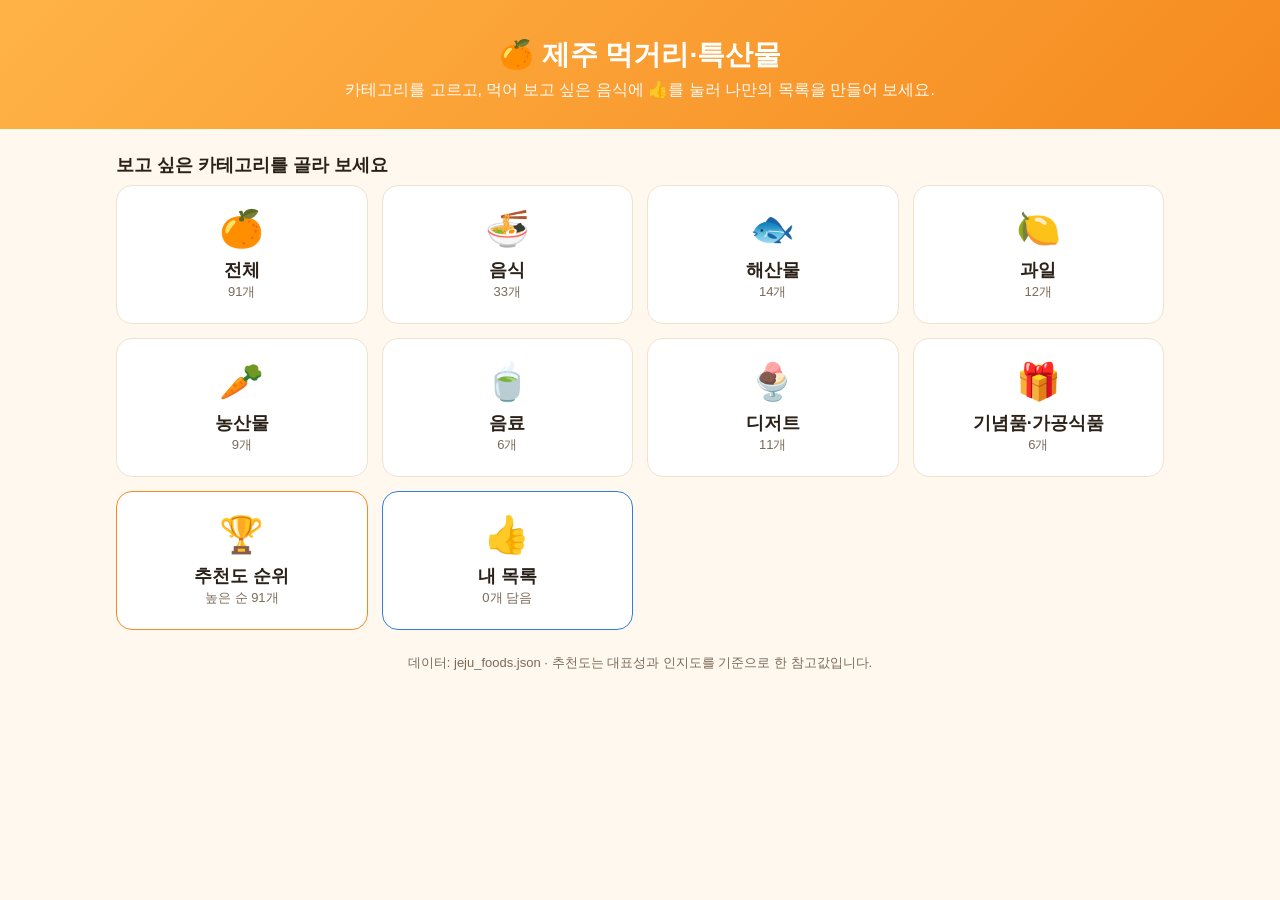
<file: index.html>
<!doctype html>
<html lang="ko">
<head>
<meta charset="utf-8">
<meta name="viewport" content="width=device-width, initial-scale=1">
<title>제주 먹거리·특산물</title>
<link rel="stylesheet" href="style.css">
</head>
<body>
<header>
<h1>🍊 제주 먹거리·특산물</h1>
<p>카테고리를 고르고, 먹어 보고 싶은 음식에 👍를 눌러 나만의 목록을 만들어 보세요.</p>
</header>
<main>
<h2 class="sec-title">보고 싶은 카테고리를 골라 보세요</h2>
<div class="home-grid" id="homeGrid"></div>
<footer>데이터: jeju_foods.json · 추천도는 대표성과 인지도를 기준으로 한 참고값입니다.</footer>
</main>
<script src="data.js"></script>
<script src="common.js"></script>
<script>
const n = c => c === '전체' ? ITEMS.length : ITEMS.filter(i => i.category === c).length;
document.getElementById('homeGrid').innerHTML = CATS.map(c =>
  `<a class="cat-card" href="list.html?c=${encodeURIComponent(c)}"><span class="ico">${ICON[c]}</span><b>${esc(c)}</b><span class="n">${n(c)}개</span></a>`).join('')
  + `<a class="cat-card rank" href="list.html?c=__rank"><span class="ico">🏆</span><b>추천도 순위</b><span class="n">높은 순 ${ITEMS.length}개</span></a>`
  + `<a class="cat-card wish" href="list.html?c=__wish"><span class="ico">👍</span><b>내 목록</b><span class="n">${picked.size}개 담음</span></a>`;
</script>
</body>
</html>
</file>
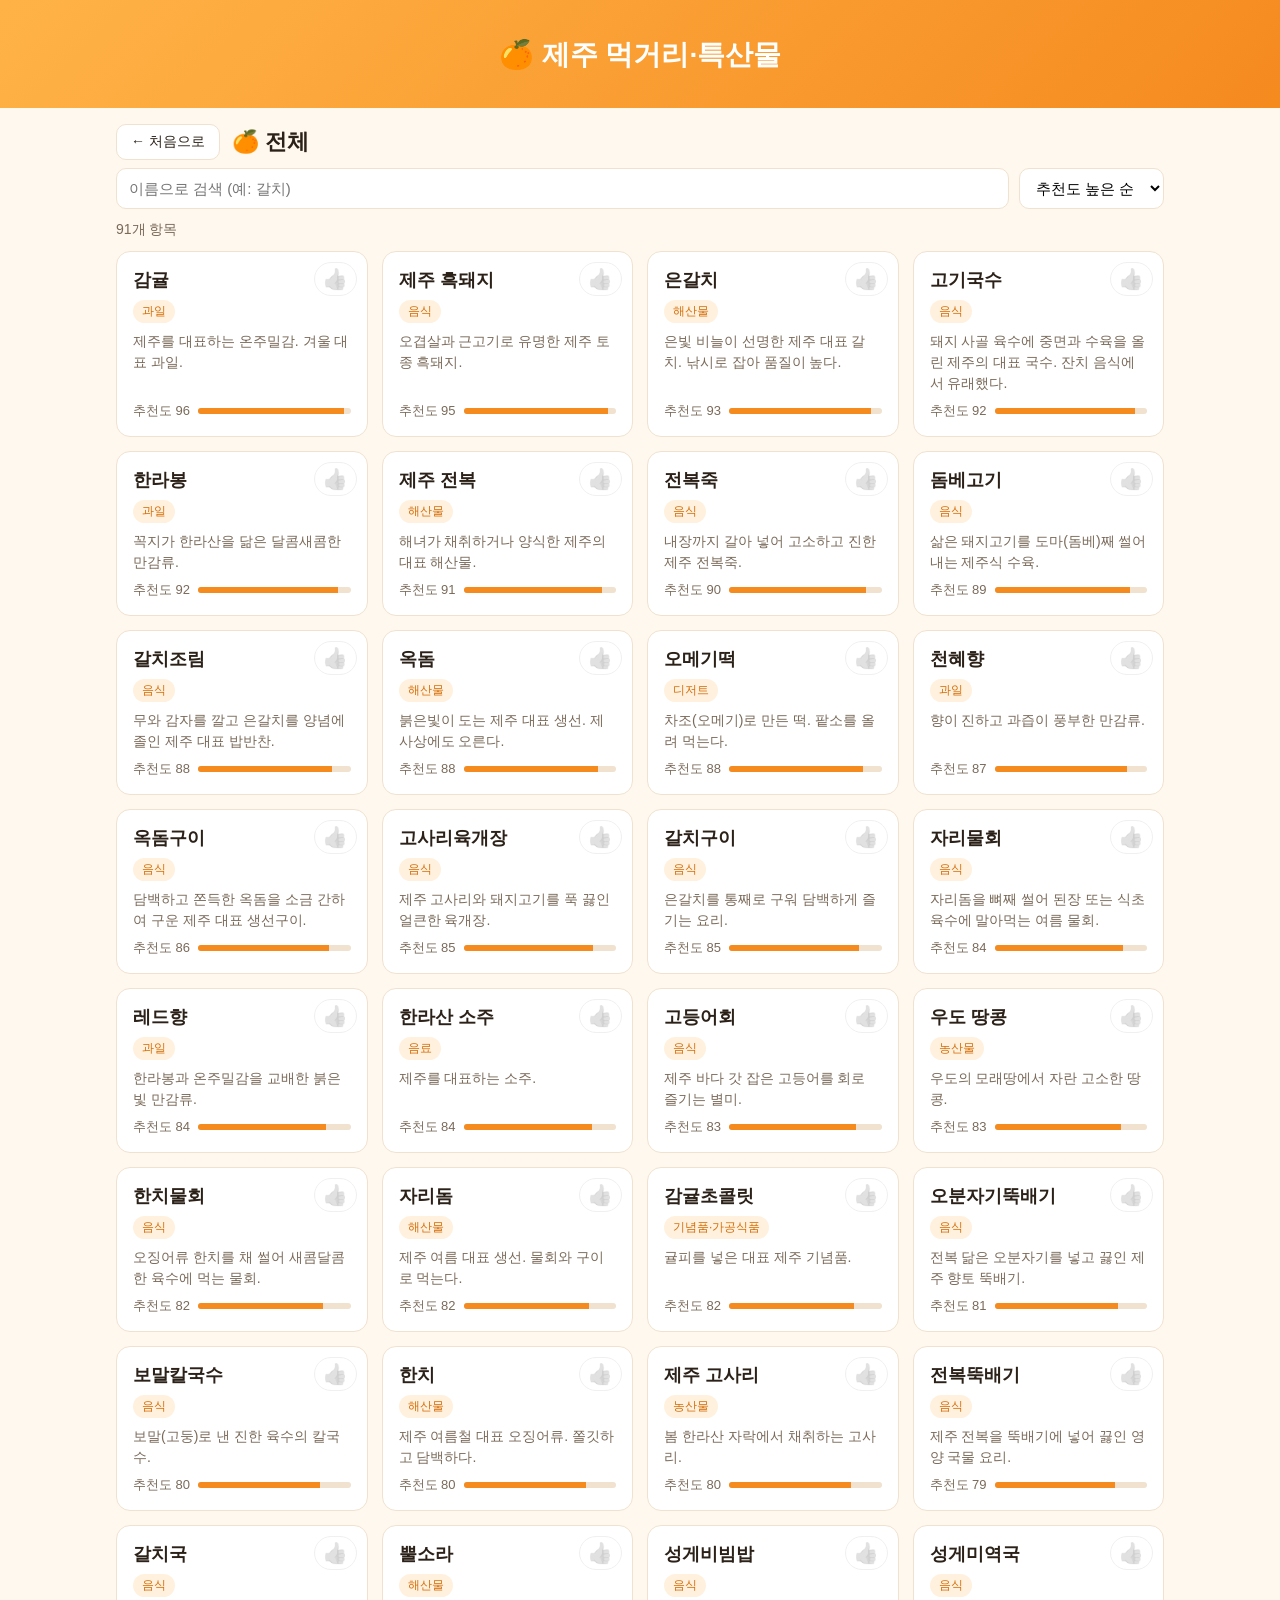
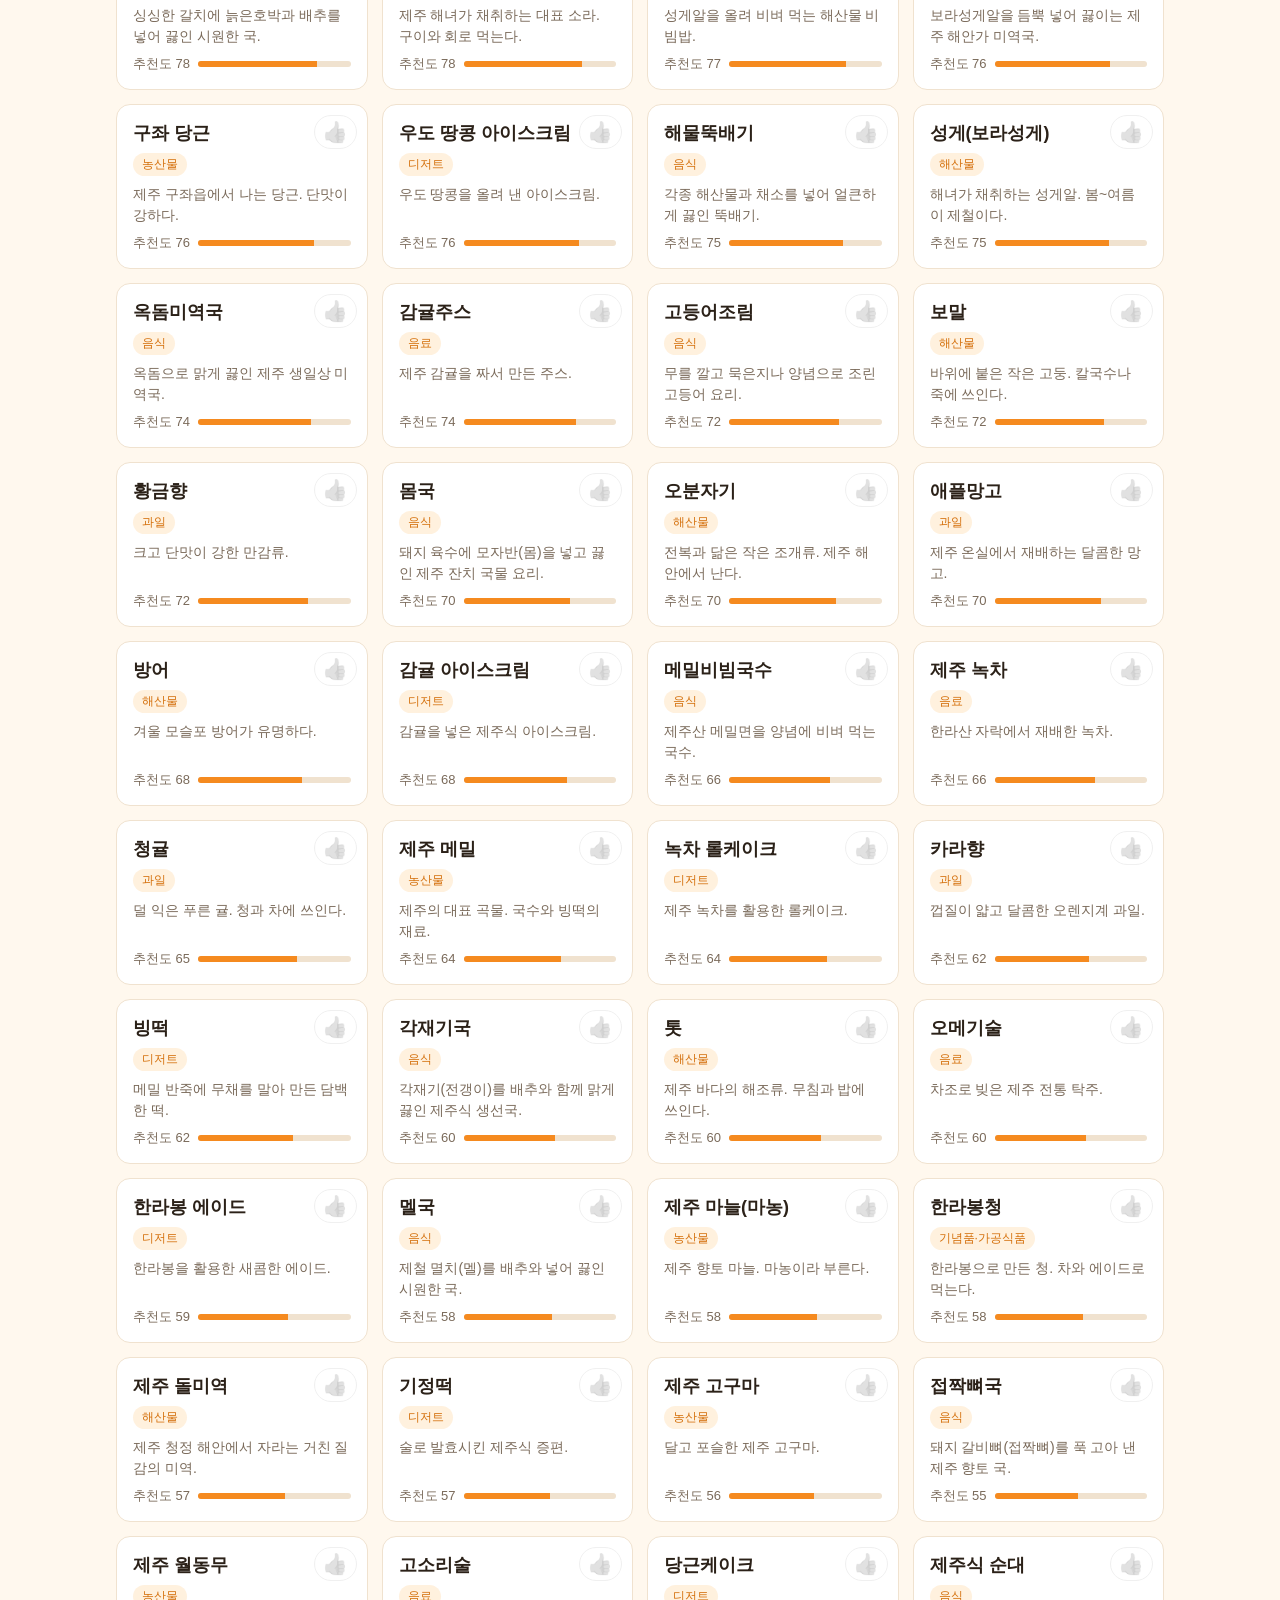
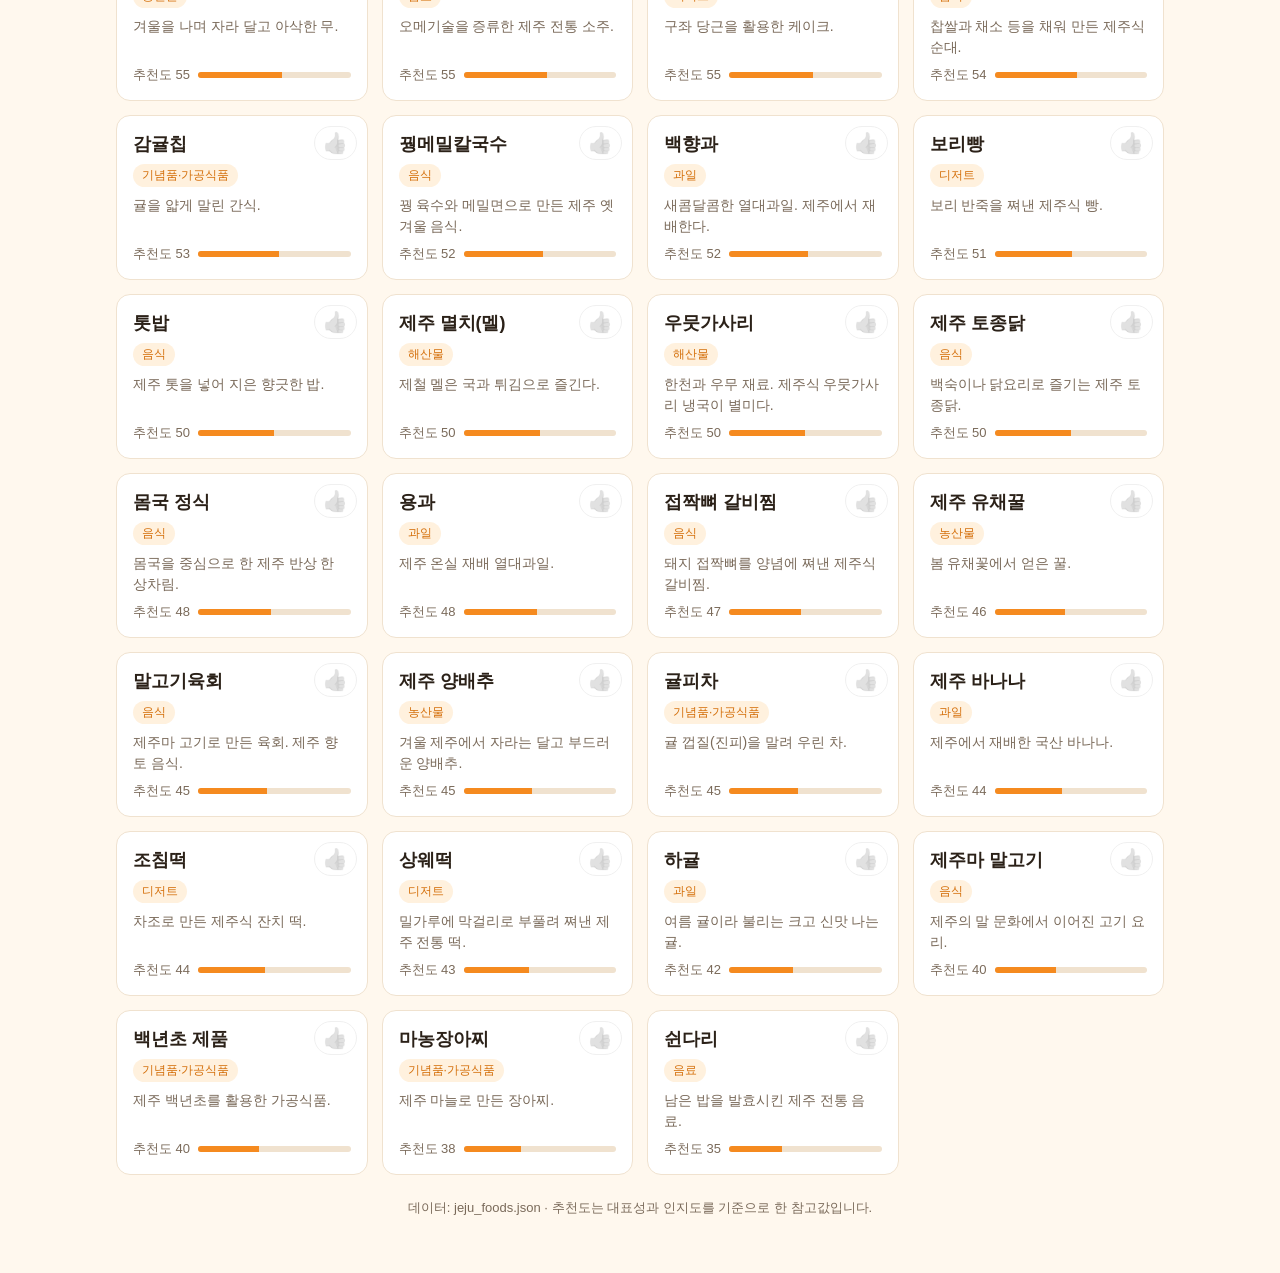
<file: list.html>
<!doctype html>
<html lang="ko">
<head>
<meta charset="utf-8">
<meta name="viewport" content="width=device-width, initial-scale=1">
<title>목록 · 제주 먹거리·특산물</title>
<link rel="stylesheet" href="style.css">
</head>
<body>
<header>
<h1>🍊 제주 먹거리·특산물</h1>
</header>
<main>
<div class="top"><a class="back" href="김효준_index.html">← 처음으로</a><h2 id="title"></h2><button class="clear" id="clear">목록 비우기</button></div>
<div class="toolbar">
<input id="q" type="search" placeholder="이름으로 검색 (예: 갈치)">
<select id="sort">
<option value="high">추천도 높은 순</option>
<option value="low">추천도 낮은 순</option>
<option value="name">이름 가나다순</option>
</select>
</div>
<div class="count" id="count"></div>
<div class="grid" id="grid"></div>
<footer>데이터: jeju_foods.json · 추천도는 대표성과 인지도를 기준으로 한 참고값입니다.</footer>
</main>
<script src="data.js"></script>
<script src="common.js"></script>
<script>
let view = new URLSearchParams(location.search).get('c') || '전체';
if (view !== '__wish' && view !== '__rank' && !CATS.includes(view)) view = '전체';
var q = new URLSearchParams(location.search).get('q') || '', sort = 'high';
const $ = id => document.getElementById(id);
$('q').value = q;   // 첫 페이지에서 검색해 넘어온 검색어를 채움
document.title = (view === '__wish' ? '내 목록' : view === '__rank' ? '추천도 순위' : view) + ' · 제주 먹거리·특산물';
$('title').textContent = view === '__wish' ? '👍 내 목록' : view === '__rank' ? '🏆 추천도 순위' : ICON[view] + ' ' + view;
if (view === '__rank') { sort = 'high'; $('sort').style.display = 'none'; }
// 추천도 순위(동점이면 같은 순위)
const RANK = {};
[...ITEMS].sort((a, b) => b.score - a.score).forEach((i, idx, arr) => { RANK[i.name] = idx > 0 && arr[idx - 1].score === i.score ? RANK[arr[idx - 1].name] : idx + 1; });

function render() {
  $('clear').style.display = view === '__wish' && picked.size ? '' : 'none';
  const list = ITEMS.filter(i => {
    if (view === '__wish') { if (!picked.has(i.name)) return false; }
    else if (view !== '전체' && view !== '__rank' && i.category !== view) return false;
    return i.name.toLowerCase().includes(q.trim().toLowerCase());
  });
  list.sort((a, b) => sort === 'high' ? b.score - a.score : sort === 'low' ? a.score - b.score : a.name.localeCompare(b.name, 'ko'));
  $('count').textContent = `${list.length}개 항목`;
  $('grid').innerHTML = list.length ? list.map(i => {
    const on = picked.has(i.name);
    return `<article class="card ${on ? 'picked' : ''}">
      ${view === '__rank' ? `<span class="rk r${RANK[i.name] <= 3 ? RANK[i.name] : 0}">${RANK[i.name]}위</span>` : ''}
      <button class="like ${on ? 'on' : ''}" data-n="${esc(i.name)}" aria-label="내 목록 담기/빼기" title="${on ? '내 목록에서 빼기' : '내 목록에 담기'}">👍</button>
      <h3>${esc(i.name)}</h3><span class="tag">${esc(i.category)}</span>
      <p class="desc">${esc(i.description)}</p>
      <div class="score"><span>추천도 ${i.score}</span><div class="bar"><i style="width:${i.score}%"></i></div></div>
    </article>`;
  }).join('') : `<div class="empty">${view === '__wish' ? '아직 담은 항목이 없어요. 다른 카테고리에서 👍를 눌러 보세요.' : '검색 결과가 없습니다.'}</div>`;
}
$('grid').addEventListener('click', e => {
  const b = e.target.closest('.like'); if (!b) return;
  const n = b.dataset.n;
  picked.has(n) ? picked.delete(n) : picked.add(n); savePicked(); render();
});
$('clear').addEventListener('click', () => { picked.clear(); savePicked(); render(); });
$('q').addEventListener('input', e => { q = e.target.value; render(); });
$('sort').addEventListener('change', e => { sort = e.target.value; render(); });
render();
</script>
</body>
</html>
</file>
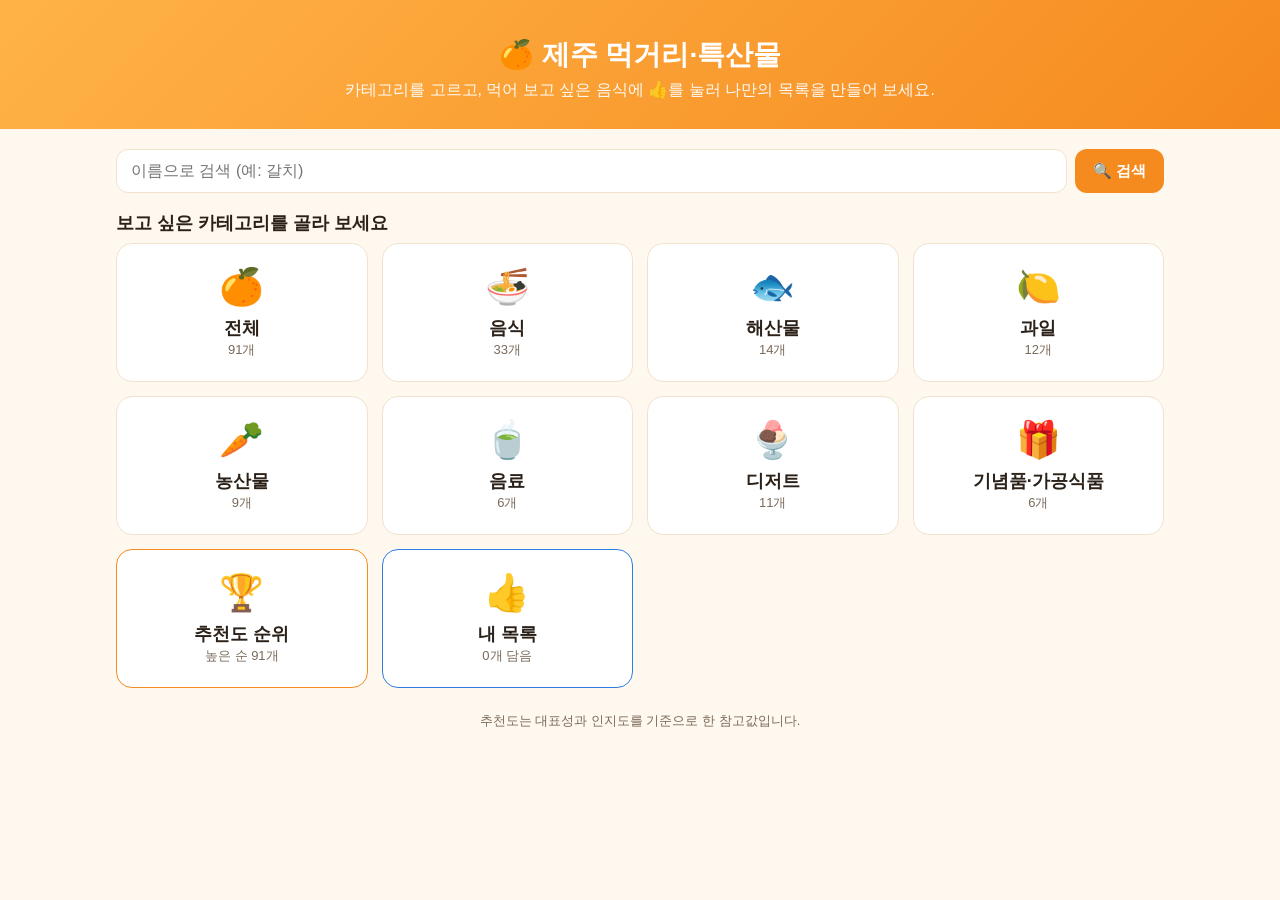
<file: 김효준_index.html>
<!doctype html>
<html lang="ko">
<head>
<meta charset="utf-8">
<meta name="viewport" content="width=device-width, initial-scale=1">
<title>제주 먹거리·특산물</title>
<style>
:root{--bg:#fff8ee;--card:#fff;--ink:#2b2118;--sub:#7a6a5a;--main:#f58a1f;--main-d:#d46f0a;--line:#f0e2cf;--like:#2f7de1}
*{box-sizing:border-box}
body{margin:0;font-family:-apple-system,"Malgun Gothic","Apple SD Gothic Neo",sans-serif;background:var(--bg);color:var(--ink)}
header{background:linear-gradient(135deg,#ffb347,#f58a1f);color:#fff;padding:36px 16px 28px;text-align:center}
header h1{margin:0 0 6px;font-size:28px}
header p{margin:0;opacity:.95}
main{max-width:1080px;margin:0 auto;padding:16px}
.sec-title{font-size:18px;margin:8px 0}
.home-grid{display:grid;grid-template-columns:repeat(auto-fill,minmax(200px,1fr));gap:14px;margin-top:8px}
.cat-card{background:#fff;border:1px solid var(--line);border-radius:16px;padding:22px 16px;text-align:center;color:var(--ink);text-decoration:none;transition:transform .12s,box-shadow .12s;display:block}
.cat-card:hover{transform:translateY(-3px);box-shadow:0 6px 16px rgba(245,138,31,.18);border-color:var(--main)}
.cat-card .ico{font-size:36px;display:block;margin-bottom:8px}
.cat-card b{display:block;font-size:18px}
.cat-card .n{color:var(--sub);font-size:13px}
.cat-card.wish{border-color:var(--like)}
.top{display:flex;align-items:center;gap:12px;margin-bottom:8px;flex-wrap:wrap}
.top h2{margin:0;font-size:22px}
.back{border:1px solid var(--line);background:#fff;border-radius:10px;padding:8px 14px;cursor:pointer;font-size:14px;font-family:inherit;color:var(--ink);text-decoration:none}
.back:hover{border-color:var(--main)}
.clear{margin-left:auto;border:0;background:none;color:var(--sub);text-decoration:underline;cursor:pointer;font-size:13px}
.toolbar{display:flex;flex-wrap:wrap;gap:10px;margin:8px 0 12px}
.toolbar input,.toolbar select{padding:10px 12px;border:1px solid var(--line);border-radius:10px;font-size:15px;background:#fff;font-family:inherit}
.toolbar input{flex:1;min-width:180px}
.count{color:var(--sub);font-size:14px;margin:4px 0 12px}
.grid{display:grid;grid-template-columns:repeat(auto-fill,minmax(240px,1fr));gap:14px}
.card{background:var(--card);border:1px solid var(--line);border-radius:14px;padding:16px;display:flex;flex-direction:column;gap:8px;position:relative}
.card h3{margin:0;font-size:18px;padding-right:44px}
.tag{align-self:flex-start;font-size:12px;background:#fff1de;color:var(--main-d);padding:3px 9px;border-radius:999px}
.desc{margin:0;color:var(--sub);font-size:14px;line-height:1.5;flex:1}
.score{display:flex;align-items:center;gap:8px;font-size:13px;color:var(--sub)}
.bar{flex:1;height:6px;background:var(--line);border-radius:3px;overflow:hidden}
.bar i{display:block;height:100%;background:var(--main)}
.like{position:absolute;top:10px;right:10px;border:1px solid var(--line);background:#fff;border-radius:999px;font-size:20px;cursor:pointer;line-height:1;padding:6px 8px;filter:grayscale(1);opacity:.55}
.like:hover{opacity:1}
.like.on{filter:none;opacity:1;border-color:var(--like);background:#eaf2fd}
.card.picked{border-color:var(--like);box-shadow:0 0 0 1px var(--like) inset}
.empty{text-align:center;color:var(--sub);padding:48px 0;grid-column:1/-1}
footer{text-align:center;color:var(--sub);font-size:13px;padding:24px 0 40px}
.cat-card.rank{border-color:var(--main)}
.rk{align-self:flex-start;font-size:13px;font-weight:700;background:#f3ece2;color:var(--sub);padding:3px 10px;border-radius:999px}
.rk.r1{background:#ffd54a;color:#5a4300}
.rk.r2{background:#d9dee5;color:#39424e}
.rk.r3{background:#f0b78a;color:#5c3213}
.home-search{display:flex;gap:8px;margin:4px 0 18px}
.home-search input{flex:1;min-width:0;padding:12px 14px;border:1px solid var(--line);border-radius:12px;font-size:16px;background:#fff;font-family:inherit}
.home-search input:focus{outline:none;border-color:var(--main);box-shadow:0 0 0 3px rgba(245,138,31,.2)}
.home-search button{padding:0 18px;border:0;border-radius:12px;background:var(--main);color:#fff;font-size:15px;font-weight:700;font-family:inherit;cursor:pointer}
.home-search button:hover{background:var(--main-d)}

</style>
</head>
<body>
<header>
<h1>🍊 제주 먹거리·특산물</h1>
<p id="lead">카테고리를 고르고, 먹어 보고 싶은 음식에 👍를 눌러 나만의 목록을 만들어 보세요.</p>
</header>
<main>

<!-- 첫 화면 -->
<section id="home">
<form class="home-search" method="get">
<input type="hidden" name="c" value="전체">
<input name="q" type="search" placeholder="이름으로 검색 (예: 갈치)" aria-label="이름으로 검색">
<button type="submit">🔍 검색</button>
</form>
<h2 class="sec-title">보고 싶은 카테고리를 골라 보세요</h2>
<div class="home-grid" id="homeGrid"></div>
</section>

<!-- 목록 화면 -->
<section id="listview" hidden>
<div class="top"><a class="back" href="?">← 처음으로</a><h2 id="title"></h2><button class="clear" id="clear">목록 비우기</button></div>
<div class="toolbar">
<input id="q" type="search" placeholder="이름으로 검색 (예: 갈치)">
<select id="sort">
<option value="high">추천도 높은 순</option>
<option value="low">추천도 낮은 순</option>
<option value="name">이름 가나다순</option>
</select>
</div>
<div class="count" id="count"></div>
<div class="grid" id="grid"></div>
</section>

<footer>추천도는 대표성과 인지도를 기준으로 한 참고값입니다.</footer>
</main>

<!-- 데이터 (jeju_foods.json 과 같은 내용을 파일 안에 포함) -->
<script>
// jeju_foods.json 과 같은 내용 (파일로 열어도 동작하도록 JS로 포함)
window.JEJU_DATA = {
  "region": "제주특별자치도",
  "topic": "제주 먹거리·특산물",
  "items": [
    {
      "name": "고기국수",
      "category": "음식",
      "description": "돼지 사골 육수에 중면과 수육을 올린 제주의 대표 국수. 잔치 음식에서 유래했다.",
      "score": 92,
      "selected": false,
      "source": "https://www.visitjeju.net"
    },
    {
      "name": "몸국",
      "category": "음식",
      "description": "돼지 육수에 모자반(몸)을 넣고 끓인 제주 잔치 국물 요리.",
      "score": 70,
      "selected": false,
      "source": "https://www.visitjeju.net"
    },
    {
      "name": "각재기국",
      "category": "음식",
      "description": "각재기(전갱이)를 배추와 함께 맑게 끓인 제주식 생선국.",
      "score": 60,
      "selected": false,
      "source": "https://www.visitjeju.net"
    },
    {
      "name": "갈치국",
      "category": "음식",
      "description": "싱싱한 갈치에 늙은호박과 배추를 넣어 끓인 시원한 국.",
      "score": 78,
      "selected": false,
      "source": "https://www.visitjeju.net"
    },
    {
      "name": "갈치조림",
      "category": "음식",
      "description": "무와 감자를 깔고 은갈치를 양념에 졸인 제주 대표 밥반찬.",
      "score": 88,
      "selected": false,
      "source": "https://www.visitjeju.net"
    },
    {
      "name": "성게미역국",
      "category": "음식",
      "description": "보라성게알을 듬뿍 넣어 끓이는 제주 해안가 미역국.",
      "score": 76,
      "selected": false,
      "source": "https://www.visitjeju.net"
    },
    {
      "name": "보말칼국수",
      "category": "음식",
      "description": "보말(고둥)로 낸 진한 육수의 칼국수.",
      "score": 80,
      "selected": false,
      "source": "https://www.visitjeju.net"
    },
    {
      "name": "접짝뼈국",
      "category": "음식",
      "description": "돼지 갈비뼈(접짝뼈)를 푹 고아 낸 제주 향토 국.",
      "score": 55,
      "selected": false,
      "source": "https://www.visitjeju.net"
    },
    {
      "name": "고사리육개장",
      "category": "음식",
      "description": "제주 고사리와 돼지고기를 푹 끓인 얼큰한 육개장.",
      "score": 85,
      "selected": false,
      "source": "https://www.visitjeju.net"
    },
    {
      "name": "멜국",
      "category": "음식",
      "description": "제철 멸치(멜)를 배추와 넣어 끓인 시원한 국.",
      "score": 58,
      "selected": false,
      "source": "https://www.visitjeju.net"
    },
    {
      "name": "자리물회",
      "category": "음식",
      "description": "자리돔을 뼈째 썰어 된장 또는 식초 육수에 말아먹는 여름 물회.",
      "score": 84,
      "selected": false,
      "source": "https://www.visitjeju.net"
    },
    {
      "name": "한치물회",
      "category": "음식",
      "description": "오징어류 한치를 채 썰어 새콤달콤한 육수에 먹는 물회.",
      "score": 82,
      "selected": false,
      "source": "https://www.visitjeju.net"
    },
    {
      "name": "옥돔구이",
      "category": "음식",
      "description": "담백하고 쫀득한 옥돔을 소금 간하여 구운 제주 대표 생선구이.",
      "score": 86,
      "selected": false,
      "source": "https://www.visitjeju.net"
    },
    {
      "name": "옥돔미역국",
      "category": "음식",
      "description": "옥돔으로 맑게 끓인 제주 생일상 미역국.",
      "score": 74,
      "selected": false,
      "source": "https://www.visitjeju.net"
    },
    {
      "name": "고등어회",
      "category": "음식",
      "description": "제주 바다 갓 잡은 고등어를 회로 즐기는 별미.",
      "score": 83,
      "selected": false,
      "source": "https://www.visitjeju.net"
    },
    {
      "name": "고등어조림",
      "category": "음식",
      "description": "무를 깔고 묵은지나 양념으로 조린 고등어 요리.",
      "score": 72,
      "selected": false,
      "source": "https://www.visitjeju.net"
    },
    {
      "name": "전복죽",
      "category": "음식",
      "description": "내장까지 갈아 넣어 고소하고 진한 제주 전복죽.",
      "score": 90,
      "selected": false,
      "source": "https://www.visitjeju.net"
    },
    {
      "name": "전복뚝배기",
      "category": "음식",
      "description": "제주 전복을 뚝배기에 넣어 끓인 영양 국물 요리.",
      "score": 79,
      "selected": false,
      "source": "https://www.visitjeju.net"
    },
    {
      "name": "해물뚝배기",
      "category": "음식",
      "description": "각종 해산물과 채소를 넣어 얼큰하게 끓인 뚝배기.",
      "score": 75,
      "selected": false,
      "source": "https://www.visitjeju.net"
    },
    {
      "name": "오분자기뚝배기",
      "category": "음식",
      "description": "전복 닮은 오분자기를 넣고 끓인 제주 향토 뚝배기.",
      "score": 81,
      "selected": false,
      "source": "https://www.visitjeju.net"
    },
    {
      "name": "돔베고기",
      "category": "음식",
      "description": "삶은 돼지고기를 도마(돔베)째 썰어 내는 제주식 수육.",
      "score": 89,
      "selected": false,
      "source": "https://www.visitjeju.net"
    },
    {
      "name": "제주식 순대",
      "category": "음식",
      "description": "찹쌀과 채소 등을 채워 만든 제주식 순대.",
      "score": 54,
      "selected": false,
      "source": "https://www.visitjeju.net"
    },
    {
      "name": "꿩메밀칼국수",
      "category": "음식",
      "description": "꿩 육수와 메밀면으로 만든 제주 옛 겨울 음식.",
      "score": 52,
      "selected": false,
      "source": "https://www.visitjeju.net"
    },
    {
      "name": "메밀비빔국수",
      "category": "음식",
      "description": "제주산 메밀면을 양념에 비벼 먹는 국수.",
      "score": 66,
      "selected": false,
      "source": "https://www.visitjeju.net"
    },
    {
      "name": "성게비빔밥",
      "category": "음식",
      "description": "성게알을 올려 비벼 먹는 해산물 비빔밥.",
      "score": 77,
      "selected": false,
      "source": "https://www.visitjeju.net"
    },
    {
      "name": "톳밥",
      "category": "음식",
      "description": "제주 톳을 넣어 지은 향긋한 밥.",
      "score": 50,
      "selected": false,
      "source": "https://www.visitjeju.net"
    },
    {
      "name": "말고기육회",
      "category": "음식",
      "description": "제주마 고기로 만든 육회. 제주 향토 음식.",
      "score": 45,
      "selected": false,
      "source": "https://www.visitjeju.net"
    },
    {
      "name": "갈치구이",
      "category": "음식",
      "description": "은갈치를 통째로 구워 담백하게 즐기는 요리.",
      "score": 85,
      "selected": false,
      "source": "https://www.visitjeju.net"
    },
    {
      "name": "몸국 정식",
      "category": "음식",
      "description": "몸국을 중심으로 한 제주 반상 한 상차림.",
      "score": 48,
      "selected": false,
      "source": "https://www.visitjeju.net"
    },
    {
      "name": "접짝뼈 갈비찜",
      "category": "음식",
      "description": "돼지 접짝뼈를 양념에 쪄낸 제주식 갈비찜.",
      "score": 47,
      "selected": false,
      "source": "https://www.visitjeju.net"
    },
    {
      "name": "은갈치",
      "category": "해산물",
      "description": "은빛 비늘이 선명한 제주 대표 갈치. 낚시로 잡아 품질이 높다.",
      "score": 93,
      "selected": false,
      "source": "https://www.visitjeju.net"
    },
    {
      "name": "옥돔",
      "category": "해산물",
      "description": "붉은빛이 도는 제주 대표 생선. 제사상에도 오른다.",
      "score": 88,
      "selected": false,
      "source": "https://www.visitjeju.net"
    },
    {
      "name": "한치",
      "category": "해산물",
      "description": "제주 여름철 대표 오징어류. 쫄깃하고 담백하다.",
      "score": 80,
      "selected": false,
      "source": "https://www.visitjeju.net"
    },
    {
      "name": "제주 전복",
      "category": "해산물",
      "description": "해녀가 채취하거나 양식한 제주의 대표 해산물.",
      "score": 91,
      "selected": false,
      "source": "https://www.visitjeju.net"
    },
    {
      "name": "오분자기",
      "category": "해산물",
      "description": "전복과 닮은 작은 조개류. 제주 해안에서 난다.",
      "score": 70,
      "selected": false,
      "source": "https://www.visitjeju.net"
    },
    {
      "name": "뿔소라",
      "category": "해산물",
      "description": "제주 해녀가 채취하는 대표 소라. 구이와 회로 먹는다.",
      "score": 78,
      "selected": false,
      "source": "https://www.visitjeju.net"
    },
    {
      "name": "보말",
      "category": "해산물",
      "description": "바위에 붙은 작은 고둥. 칼국수나 죽에 쓰인다.",
      "score": 72,
      "selected": false,
      "source": "https://www.visitjeju.net"
    },
    {
      "name": "성게(보라성게)",
      "category": "해산물",
      "description": "해녀가 채취하는 성게알. 봄~여름이 제철이다.",
      "score": 75,
      "selected": false,
      "source": "https://www.visitjeju.net"
    },
    {
      "name": "자리돔",
      "category": "해산물",
      "description": "제주 여름 대표 생선. 물회와 구이로 먹는다.",
      "score": 82,
      "selected": false,
      "source": "https://www.visitjeju.net"
    },
    {
      "name": "방어",
      "category": "해산물",
      "description": "겨울 모슬포 방어가 유명하다.",
      "score": 68,
      "selected": false,
      "source": "https://www.visitjeju.net"
    },
    {
      "name": "제주 멸치(멜)",
      "category": "해산물",
      "description": "제철 멜은 국과 튀김으로 즐긴다.",
      "score": 50,
      "selected": false,
      "source": "https://www.visitjeju.net"
    },
    {
      "name": "톳",
      "category": "해산물",
      "description": "제주 바다의 해조류. 무침과 밥에 쓰인다.",
      "score": 60,
      "selected": false,
      "source": "https://www.visitjeju.net"
    },
    {
      "name": "우뭇가사리",
      "category": "해산물",
      "description": "한천과 우무 재료. 제주식 우뭇가사리 냉국이 별미다.",
      "score": 50,
      "selected": false,
      "source": "https://www.visitjeju.net"
    },
    {
      "name": "제주 돌미역",
      "category": "해산물",
      "description": "제주 청정 해안에서 자라는 거친 질감의 미역.",
      "score": 57,
      "selected": false,
      "source": "https://www.visitjeju.net"
    },
    {
      "name": "감귤",
      "category": "과일",
      "description": "제주를 대표하는 온주밀감. 겨울 대표 과일.",
      "score": 96,
      "selected": false,
      "source": "https://www.visitjeju.net"
    },
    {
      "name": "한라봉",
      "category": "과일",
      "description": "꼭지가 한라산을 닮은 달콤새콤한 만감류.",
      "score": 92,
      "selected": false,
      "source": "https://www.visitjeju.net"
    },
    {
      "name": "천혜향",
      "category": "과일",
      "description": "향이 진하고 과즙이 풍부한 만감류.",
      "score": 87,
      "selected": false,
      "source": "https://www.visitjeju.net"
    },
    {
      "name": "레드향",
      "category": "과일",
      "description": "한라봉과 온주밀감을 교배한 붉은빛 만감류.",
      "score": 84,
      "selected": false,
      "source": "https://www.visitjeju.net"
    },
    {
      "name": "황금향",
      "category": "과일",
      "description": "크고 단맛이 강한 만감류.",
      "score": 72,
      "selected": false,
      "source": "https://www.visitjeju.net"
    },
    {
      "name": "카라향",
      "category": "과일",
      "description": "껍질이 얇고 달콤한 오렌지계 과일.",
      "score": 62,
      "selected": false,
      "source": "https://www.visitjeju.net"
    },
    {
      "name": "청귤",
      "category": "과일",
      "description": "덜 익은 푸른 귤. 청과 차에 쓰인다.",
      "score": 65,
      "selected": false,
      "source": "https://www.visitjeju.net"
    },
    {
      "name": "하귤",
      "category": "과일",
      "description": "여름 귤이라 불리는 크고 신맛 나는 귤.",
      "score": 42,
      "selected": false,
      "source": "https://www.visitjeju.net"
    },
    {
      "name": "애플망고",
      "category": "과일",
      "description": "제주 온실에서 재배하는 달콤한 망고.",
      "score": 70,
      "selected": false,
      "source": "https://www.visitjeju.net"
    },
    {
      "name": "용과",
      "category": "과일",
      "description": "제주 온실 재배 열대과일.",
      "score": 48,
      "selected": false,
      "source": "https://www.visitjeju.net"
    },
    {
      "name": "백향과",
      "category": "과일",
      "description": "새콤달콤한 열대과일. 제주에서 재배한다.",
      "score": 52,
      "selected": false,
      "source": "https://www.visitjeju.net"
    },
    {
      "name": "제주 바나나",
      "category": "과일",
      "description": "제주에서 재배한 국산 바나나.",
      "score": 44,
      "selected": false,
      "source": "https://www.visitjeju.net"
    },
    {
      "name": "구좌 당근",
      "category": "농산물",
      "description": "제주 구좌읍에서 나는 당근. 단맛이 강하다.",
      "score": 76,
      "selected": false,
      "source": "https://www.visitjeju.net"
    },
    {
      "name": "제주 월동무",
      "category": "농산물",
      "description": "겨울을 나며 자라 달고 아삭한 무.",
      "score": 55,
      "selected": false,
      "source": "https://www.visitjeju.net"
    },
    {
      "name": "제주 마늘(마농)",
      "category": "농산물",
      "description": "제주 향토 마늘. 마농이라 부른다.",
      "score": 58,
      "selected": false,
      "source": "https://www.visitjeju.net"
    },
    {
      "name": "제주 양배추",
      "category": "농산물",
      "description": "겨울 제주에서 자라는 달고 부드러운 양배추.",
      "score": 45,
      "selected": false,
      "source": "https://www.visitjeju.net"
    },
    {
      "name": "제주 고사리",
      "category": "농산물",
      "description": "봄 한라산 자락에서 채취하는 고사리.",
      "score": 80,
      "selected": false,
      "source": "https://www.visitjeju.net"
    },
    {
      "name": "제주 메밀",
      "category": "농산물",
      "description": "제주의 대표 곡물. 국수와 빙떡의 재료.",
      "score": 64,
      "selected": false,
      "source": "https://www.visitjeju.net"
    },
    {
      "name": "우도 땅콩",
      "category": "농산물",
      "description": "우도의 모래땅에서 자란 고소한 땅콩.",
      "score": 83,
      "selected": false,
      "source": "https://www.visitjeju.net"
    },
    {
      "name": "제주 고구마",
      "category": "농산물",
      "description": "달고 포슬한 제주 고구마.",
      "score": 56,
      "selected": false,
      "source": "https://www.visitjeju.net"
    },
    {
      "name": "제주 유채꿀",
      "category": "농산물",
      "description": "봄 유채꽃에서 얻은 꿀.",
      "score": 46,
      "selected": false,
      "source": "https://www.visitjeju.net"
    },
    {
      "name": "제주 흑돼지",
      "category": "음식",
      "description": "오겹살과 근고기로 유명한 제주 토종 흑돼지.",
      "score": 95,
      "selected": false,
      "source": "https://www.visitjeju.net"
    },
    {
      "name": "제주마 말고기",
      "category": "음식",
      "description": "제주의 말 문화에서 이어진 고기 요리.",
      "score": 40,
      "selected": false,
      "source": "https://www.visitjeju.net"
    },
    {
      "name": "제주 토종닭",
      "category": "음식",
      "description": "백숙이나 닭요리로 즐기는 제주 토종닭.",
      "score": 50,
      "selected": false,
      "source": "https://www.visitjeju.net"
    },
    {
      "name": "오메기떡",
      "category": "디저트",
      "description": "차조(오메기)로 만든 떡. 팥소를 올려 먹는다.",
      "score": 88,
      "selected": false,
      "source": "https://www.visitjeju.net"
    },
    {
      "name": "빙떡",
      "category": "디저트",
      "description": "메밀 반죽에 무채를 말아 만든 담백한 떡.",
      "score": 62,
      "selected": false,
      "source": "https://www.visitjeju.net"
    },
    {
      "name": "기정떡",
      "category": "디저트",
      "description": "술로 발효시킨 제주식 증편.",
      "score": 57,
      "selected": false,
      "source": "https://www.visitjeju.net"
    },
    {
      "name": "상웨떡",
      "category": "디저트",
      "description": "밀가루에 막걸리로 부풀려 쪄낸 제주 전통 떡.",
      "score": 43,
      "selected": false,
      "source": "https://www.visitjeju.net"
    },
    {
      "name": "보리빵",
      "category": "디저트",
      "description": "보리 반죽을 쪄낸 제주식 빵.",
      "score": 51,
      "selected": false,
      "source": "https://www.visitjeju.net"
    },
    {
      "name": "조침떡",
      "category": "디저트",
      "description": "차조로 만든 제주식 잔치 떡.",
      "score": 44,
      "selected": false,
      "source": "https://www.visitjeju.net"
    },
    {
      "name": "오메기술",
      "category": "음료",
      "description": "차조로 빚은 제주 전통 탁주.",
      "score": 60,
      "selected": false,
      "source": "https://www.visitjeju.net"
    },
    {
      "name": "고소리술",
      "category": "음료",
      "description": "오메기술을 증류한 제주 전통 소주.",
      "score": 55,
      "selected": false,
      "source": "https://www.visitjeju.net"
    },
    {
      "name": "쉰다리",
      "category": "음료",
      "description": "남은 밥을 발효시킨 제주 전통 음료.",
      "score": 35,
      "selected": false,
      "source": "https://www.visitjeju.net"
    },
    {
      "name": "한라산 소주",
      "category": "음료",
      "description": "제주를 대표하는 소주.",
      "score": 84,
      "selected": false,
      "source": "https://www.visitjeju.net"
    },
    {
      "name": "제주 녹차",
      "category": "음료",
      "description": "한라산 자락에서 재배한 녹차.",
      "score": 66,
      "selected": false,
      "source": "https://www.visitjeju.net"
    },
    {
      "name": "감귤주스",
      "category": "음료",
      "description": "제주 감귤을 짜서 만든 주스.",
      "score": 74,
      "selected": false,
      "source": "https://www.visitjeju.net"
    },
    {
      "name": "감귤 아이스크림",
      "category": "디저트",
      "description": "감귤을 넣은 제주식 아이스크림.",
      "score": 68,
      "selected": false,
      "source": "https://www.visitjeju.net"
    },
    {
      "name": "우도 땅콩 아이스크림",
      "category": "디저트",
      "description": "우도 땅콩을 올려 낸 아이스크림.",
      "score": 76,
      "selected": false,
      "source": "https://www.visitjeju.net"
    },
    {
      "name": "녹차 롤케이크",
      "category": "디저트",
      "description": "제주 녹차를 활용한 롤케이크.",
      "score": 64,
      "selected": false,
      "source": "https://www.visitjeju.net"
    },
    {
      "name": "당근케이크",
      "category": "디저트",
      "description": "구좌 당근을 활용한 케이크.",
      "score": 55,
      "selected": false,
      "source": "https://www.visitjeju.net"
    },
    {
      "name": "한라봉 에이드",
      "category": "디저트",
      "description": "한라봉을 활용한 새콤한 에이드.",
      "score": 59,
      "selected": false,
      "source": "https://www.visitjeju.net"
    },
    {
      "name": "감귤초콜릿",
      "category": "기념품·가공식품",
      "description": "귤피를 넣은 대표 제주 기념품.",
      "score": 82,
      "selected": false,
      "source": "https://www.visitjeju.net"
    },
    {
      "name": "한라봉청",
      "category": "기념품·가공식품",
      "description": "한라봉으로 만든 청. 차와 에이드로 먹는다.",
      "score": 58,
      "selected": false,
      "source": "https://www.visitjeju.net"
    },
    {
      "name": "감귤칩",
      "category": "기념품·가공식품",
      "description": "귤을 얇게 말린 간식.",
      "score": 53,
      "selected": false,
      "source": "https://www.visitjeju.net"
    },
    {
      "name": "귤피차",
      "category": "기념품·가공식품",
      "description": "귤 껍질(진피)을 말려 우린 차.",
      "score": 45,
      "selected": false,
      "source": "https://www.visitjeju.net"
    },
    {
      "name": "백년초 제품",
      "category": "기념품·가공식품",
      "description": "제주 백년초를 활용한 가공식품.",
      "score": 40,
      "selected": false,
      "source": "https://www.visitjeju.net"
    },
    {
      "name": "마농장아찌",
      "category": "기념품·가공식품",
      "description": "제주 마늘로 만든 장아찌.",
      "score": 38,
      "selected": false,
      "source": "https://www.visitjeju.net"
    }
  ]
};
</script>
<script>
const ITEMS = window.JEJU_DATA.items;
const CATS = ['전체','음식','해산물','과일','농산물','음료','디저트','기념품·가공식품'];
const ICON = {'전체':'🍊','음식':'🍜','해산물':'🐟','과일':'🍋','농산물':'🥕','음료':'🍵','디저트':'🍨','기념품·가공식품':'🎁'};
const KEY = 'jeju_foods_selected';
let picked = new Set();
try { picked = new Set(JSON.parse(localStorage.getItem(KEY) || '[]')); } catch (e) {}
function savePicked() { try { localStorage.setItem(KEY, JSON.stringify([...picked])); } catch (e) {} }
function esc(s) { return String(s).replace(/[&<>"]/g, c => ({'&':'&amp;','<':'&lt;','>':'&gt;','"':'&quot;'}[c])); }
</script>
<script>
const $ = id => document.getElementById(id);
const params = new URLSearchParams(location.search);
const cParam = params.get('c');

if (cParam === null) {
  // ── 첫 화면 ──
  const n = c => c === '전체' ? ITEMS.length : ITEMS.filter(i => i.category === c).length;
  $('homeGrid').innerHTML = CATS.map(c =>
    `<a class="cat-card" href="?c=${encodeURIComponent(c)}"><span class="ico">${ICON[c]}</span><b>${esc(c)}</b><span class="n">${n(c)}개</span></a>`).join('')
    + `<a class="cat-card rank" href="?c=__rank"><span class="ico">🏆</span><b>추천도 순위</b><span class="n">높은 순 ${ITEMS.length}개</span></a>`
    + `<a class="cat-card wish" href="?c=__wish"><span class="ico">👍</span><b>내 목록</b><span class="n">${picked.size}개 담음</span></a>`;
} else {
  // ── 목록 화면 ──
  $('home').hidden = true; $('listview').hidden = false; $('lead').hidden = true;
  let view = cParam;
  if (view !== '__wish' && view !== '__rank' && !CATS.includes(view)) view = '전체';
  var q = params.get('q') || '', sort = 'high';
  $('q').value = q;
  document.title = (view === '__wish' ? '내 목록' : view === '__rank' ? '추천도 순위' : view) + ' · 제주 먹거리·특산물';
  $('title').textContent = view === '__wish' ? '👍 내 목록' : view === '__rank' ? '🏆 추천도 순위' : ICON[view] + ' ' + view;
  if (view === '__rank') { sort = 'high'; $('sort').style.display = 'none'; }
  // 추천도 순위(동점이면 같은 순위)
  const RANK = {};
  [...ITEMS].sort((a, b) => b.score - a.score).forEach((i, idx, arr) => { RANK[i.name] = idx > 0 && arr[idx - 1].score === i.score ? RANK[arr[idx - 1].name] : idx + 1; });

  function render() {
    $('clear').style.display = view === '__wish' && picked.size ? '' : 'none';
    const list = ITEMS.filter(i => {
      if (view === '__wish') { if (!picked.has(i.name)) return false; }
      else if (view !== '전체' && view !== '__rank' && i.category !== view) return false;
      return i.name.toLowerCase().includes(q.trim().toLowerCase());
    });
    list.sort((a, b) => sort === 'high' ? b.score - a.score : sort === 'low' ? a.score - b.score : a.name.localeCompare(b.name, 'ko'));
    $('count').textContent = `${list.length}개 항목`;
    $('grid').innerHTML = list.length ? list.map(i => {
      const on = picked.has(i.name);
      return `<article class="card ${on ? 'picked' : ''}">
        ${view === '__rank' ? `<span class="rk r${RANK[i.name] <= 3 ? RANK[i.name] : 0}">${RANK[i.name]}위</span>` : ''}
        <button class="like ${on ? 'on' : ''}" data-n="${esc(i.name)}" aria-label="내 목록 담기/빼기" title="${on ? '내 목록에서 빼기' : '내 목록에 담기'}">👍</button>
        <h3>${esc(i.name)}</h3><span class="tag">${esc(i.category)}</span>
        <p class="desc">${esc(i.description)}</p>
        <div class="score"><span>추천도 ${i.score}</span><div class="bar"><i style="width:${i.score}%"></i></div></div>
      </article>`;
    }).join('') : `<div class="empty">${view === '__wish' ? '아직 담은 항목이 없어요. 다른 카테고리에서 👍를 눌러 보세요.' : '검색 결과가 없습니다.'}</div>`;
  }
  $('grid').addEventListener('click', e => {
    const b = e.target.closest('.like'); if (!b) return;
    const nm = b.dataset.n;
    picked.has(nm) ? picked.delete(nm) : picked.add(nm); savePicked(); render();
  });
  $('clear').addEventListener('click', () => { picked.clear(); savePicked(); render(); });
  $('q').addEventListener('input', e => { q = e.target.value; render(); });
  $('sort').addEventListener('change', e => { sort = e.target.value; render(); });
  render();
}
</script>
</body>
</html>
</file>
<file: style.css>
:root{--bg:#fff8ee;--card:#fff;--ink:#2b2118;--sub:#7a6a5a;--main:#f58a1f;--main-d:#d46f0a;--line:#f0e2cf;--like:#2f7de1}
*{box-sizing:border-box}
body{margin:0;font-family:-apple-system,"Malgun Gothic","Apple SD Gothic Neo",sans-serif;background:var(--bg);color:var(--ink)}
header{background:linear-gradient(135deg,#ffb347,#f58a1f);color:#fff;padding:36px 16px 28px;text-align:center}
header h1{margin:0 0 6px;font-size:28px}
header p{margin:0;opacity:.95}
main{max-width:1080px;margin:0 auto;padding:16px}
.sec-title{font-size:18px;margin:8px 0}
.home-grid{display:grid;grid-template-columns:repeat(auto-fill,minmax(200px,1fr));gap:14px;margin-top:8px}
.cat-card{background:#fff;border:1px solid var(--line);border-radius:16px;padding:22px 16px;text-align:center;color:var(--ink);text-decoration:none;transition:transform .12s,box-shadow .12s;display:block}
.cat-card:hover{transform:translateY(-3px);box-shadow:0 6px 16px rgba(245,138,31,.18);border-color:var(--main)}
.cat-card .ico{font-size:36px;display:block;margin-bottom:8px}
.cat-card b{display:block;font-size:18px}
.cat-card .n{color:var(--sub);font-size:13px}
.cat-card.wish{border-color:var(--like)}
.top{display:flex;align-items:center;gap:12px;margin-bottom:8px;flex-wrap:wrap}
.top h2{margin:0;font-size:22px}
.back{border:1px solid var(--line);background:#fff;border-radius:10px;padding:8px 14px;cursor:pointer;font-size:14px;font-family:inherit;color:var(--ink);text-decoration:none}
.back:hover{border-color:var(--main)}
.clear{margin-left:auto;border:0;background:none;color:var(--sub);text-decoration:underline;cursor:pointer;font-size:13px}
.toolbar{display:flex;flex-wrap:wrap;gap:10px;margin:8px 0 12px}
.toolbar input,.toolbar select{padding:10px 12px;border:1px solid var(--line);border-radius:10px;font-size:15px;background:#fff;font-family:inherit}
.toolbar input{flex:1;min-width:180px}
.count{color:var(--sub);font-size:14px;margin:4px 0 12px}
.grid{display:grid;grid-template-columns:repeat(auto-fill,minmax(240px,1fr));gap:14px}
.card{background:var(--card);border:1px solid var(--line);border-radius:14px;padding:16px;display:flex;flex-direction:column;gap:8px;position:relative}
.card h3{margin:0;font-size:18px;padding-right:44px}
.tag{align-self:flex-start;font-size:12px;background:#fff1de;color:var(--main-d);padding:3px 9px;border-radius:999px}
.desc{margin:0;color:var(--sub);font-size:14px;line-height:1.5;flex:1}
.score{display:flex;align-items:center;gap:8px;font-size:13px;color:var(--sub)}
.bar{flex:1;height:6px;background:var(--line);border-radius:3px;overflow:hidden}
.bar i{display:block;height:100%;background:var(--main)}
.like{position:absolute;top:10px;right:10px;border:1px solid var(--line);background:#fff;border-radius:999px;font-size:20px;cursor:pointer;line-height:1;padding:6px 8px;filter:grayscale(1);opacity:.55}
.like:hover{opacity:1}
.like.on{filter:none;opacity:1;border-color:var(--like);background:#eaf2fd}
.card.picked{border-color:var(--like);box-shadow:0 0 0 1px var(--like) inset}
.empty{text-align:center;color:var(--sub);padding:48px 0;grid-column:1/-1}
footer{text-align:center;color:var(--sub);font-size:13px;padding:24px 0 40px}
.cat-card.rank{border-color:var(--main)}
.rk{align-self:flex-start;font-size:13px;font-weight:700;background:#f3ece2;color:var(--sub);padding:3px 10px;border-radius:999px}
.rk.r1{background:#ffd54a;color:#5a4300}
.rk.r2{background:#d9dee5;color:#39424e}
.rk.r3{background:#f0b78a;color:#5c3213}
.home-search{display:flex;gap:8px;margin:4px 0 18px}
.home-search input{flex:1;min-width:0;padding:12px 14px;border:1px solid var(--line);border-radius:12px;font-size:16px;background:#fff;font-family:inherit}
.home-search input:focus{outline:none;border-color:var(--main);box-shadow:0 0 0 3px rgba(245,138,31,.2)}
.home-search button{padding:0 18px;border:0;border-radius:12px;background:var(--main);color:#fff;font-size:15px;font-weight:700;font-family:inherit;cursor:pointer}
.home-search button:hover{background:var(--main-d)}
</file>
